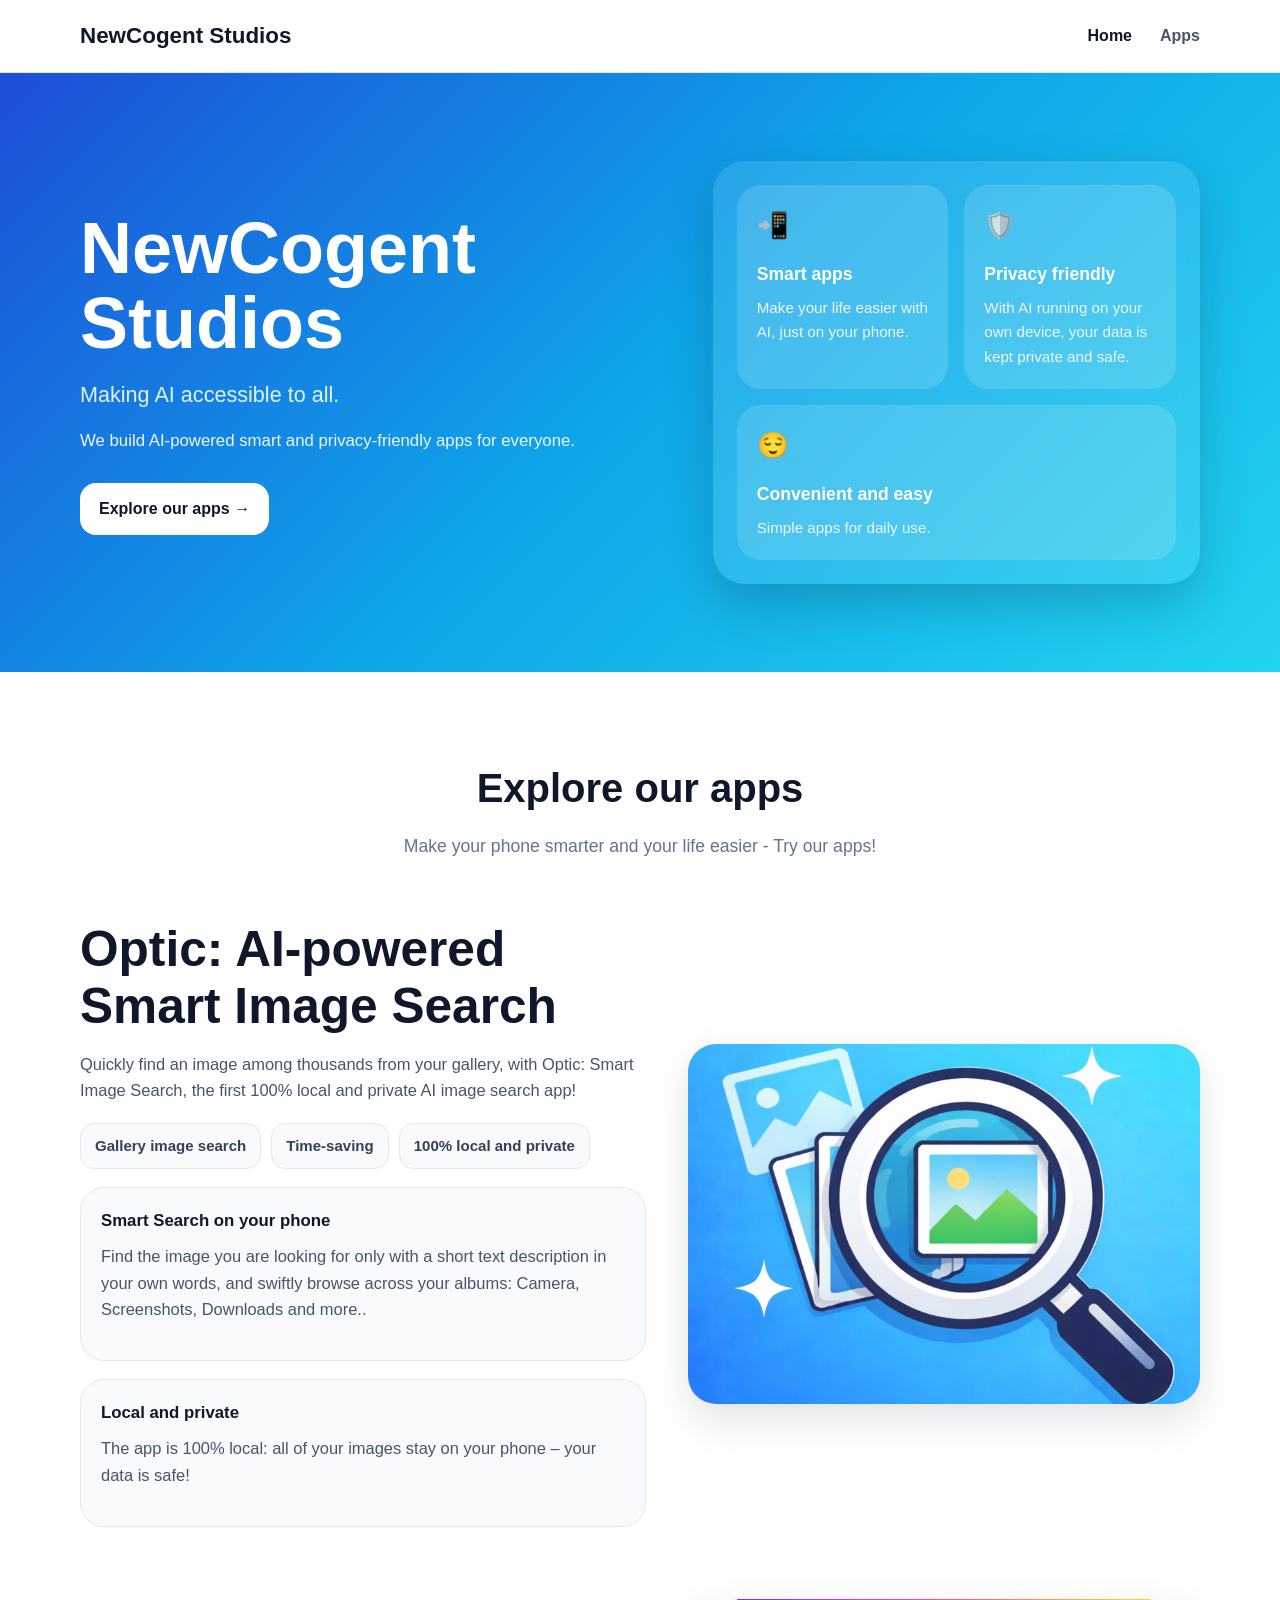
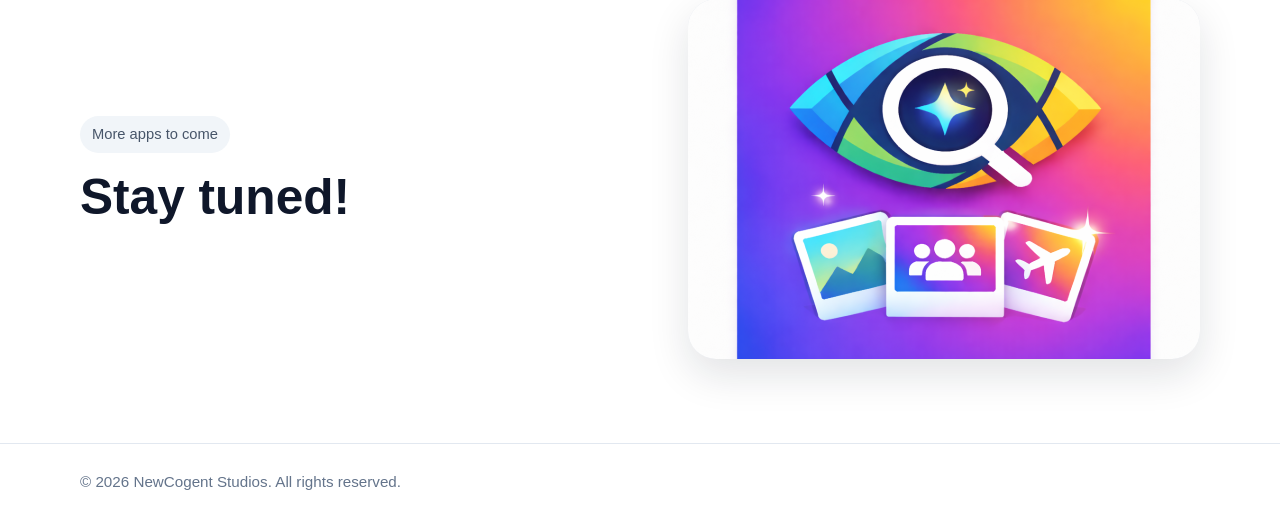
<file: index.html>
<!DOCTYPE html>
<html lang="en">

<head>
    <meta charset="UTF-8" />
    <meta name="viewport" content="width=device-width, initial-scale=1.0" />
    <title>NewCogent Studios</title>
    <link rel="stylesheet" href="style.css">
</head>

<body>
    <header class="site-header">
        <div class="container header-inner">
            <a href="index.html" class="brand">NewCogent Studios</a>

            <button class="nav-toggle" id="navToggle" aria-label="Open menu">☰</button>

            <nav class="site-nav" id="siteNav">
                <ul>
                    <li><a href="index.html" class="active">Home</a></li>
                    <li><a href="#apps-section">Apps</a></li>
                    <!-- <li><a href="#contact">Contact</a></li> -->
                </ul>
            </nav>
        </div>
    </header>

    <main>
        <section class="page active" id="page-home">
            <section class="hero">
                <div class="container hero-grid">
                    <div>
                        <!-- <div class="eyebrow">Trusted by growing teams</div> -->
                        <h1>NewCogent Studios</h1>
                        <p class="tagline">Making AI accessible to all.</p>
                        <p class="description">
                            We build AI-powered smart and privacy-friendly apps for everyone.
                        </p>

                        <div class="hero-actions">
                            <a href="#apps-section" class="button button-primary">Explore our apps →</a>
                            <!-- <a href="#contact" class="button button-outline">Contact us</a> -->
                        </div>
                    </div>

                    <div class="hero-card">
                        <div class="hero-card-grid">
                            <div class="mini-card">
                                <div class="mini-icon">📲</div>
                                <h3>Smart apps</h3>
                                <p>Make your life easier with AI, just on your phone.</p>
                            </div>

                            <div class="mini-card">
                                <div class="mini-icon">🛡️</div>
                                <h3>Privacy friendly</h3>
                                <p>With AI running on your own device, your data is kept private and safe.</p>
                            </div>

                            <div class="mini-card full">
                                <div class="mini-icon">😌</div>
                                <h3>Convenient and easy</h3>
                                <p>Simple apps for daily use.</p>
                            </div>
                        </div>
                    </div>
                </div>
            </section>


            <section class="section-block" id="apps-section">
                <div class="container">
                    <div class="section-header">
                        <h2 class="main-section-title">Explore our apps</h2>
                        <p class="main-section-subtitle">Make your phone smarter and your life easier - Try our apps!
                        </p>
                    </div>

                    <div class="content-row">
                        <div class="content-text">
                            <!-- <div class="section-label">Section 1</div> -->
                            <h2><a href="optic_app.html">Optic: AI-powered Smart Image Search</a></h2>
                            <p>
                                Quickly find an image among thousands from your gallery, with Optic: Smart Image Search,
                                the first 100% local and private AI image search app!
                            </p>
                            <div class="tag-list">
                                <div class="tag">Gallery image search</div>
                                <div class="tag">Time-saving</div>
                                <div class="tag">100% local and private</div>
                            </div>
                            <div class="subsection-box">
                                <h3>Smart Search on your phone</h3>
                                <p> Find the image you are looking for only with a short text description in your own
                                    words, and swiftly browse across your albums: Camera, Screenshots, Downloads and
                                    more..</p>
                            </div>
                            <div class="subsection-box">
                                <h3>Local and private</h3>
                                <p>The app is 100% local: all of your images stay on your phone – your data is safe!</p>
                            </div>
                        </div>

                        <div class="image-card">
                            <img src="static/optic_icon.png" alt="optic search app" />
                        </div>
                    </div>

                    <div class="content-row">
                        <div class="content-text">
                            <div class="section-label">More apps to come</div>
                            <h2>Stay tuned!</h2>
                            <!-- <p>
                We combine business understanding with technical expertise to deliver solutions that are practical, elegant, and scalable.
              </p>
              <div class="tag-list">
                <div class="tag">Fast execution</div>
                <div class="tag">Clean design</div>
                <div class="tag">Reliable delivery</div>
              </div>
              <div class="subsection-box">
                <h3>Sub-section example</h3>
                <p>Highlight your strengths, values, or what makes your company different from competitors.</p>
              </div> -->
                        </div>

                        <div class="image-card">
                            <img src="static/more_apps_icon.png" alt="more apps to come" />
                        </div>
                    </div>
                </div>
            </section>
        </section>

    </main>

    <footer class="site-footer">
        <div class="container footer-inner">
            <p>© 2026 NewCogent Studios. All rights reserved.</p>
            <!-- <div class="footer-links">
        <a href="#" data-page-link="home">Home</a>
        <a href="#" data-page-link="services">Services</a>
      </div> -->
        </div>
    </footer>
</body>

</html>
<!-- trigger -->
</file>
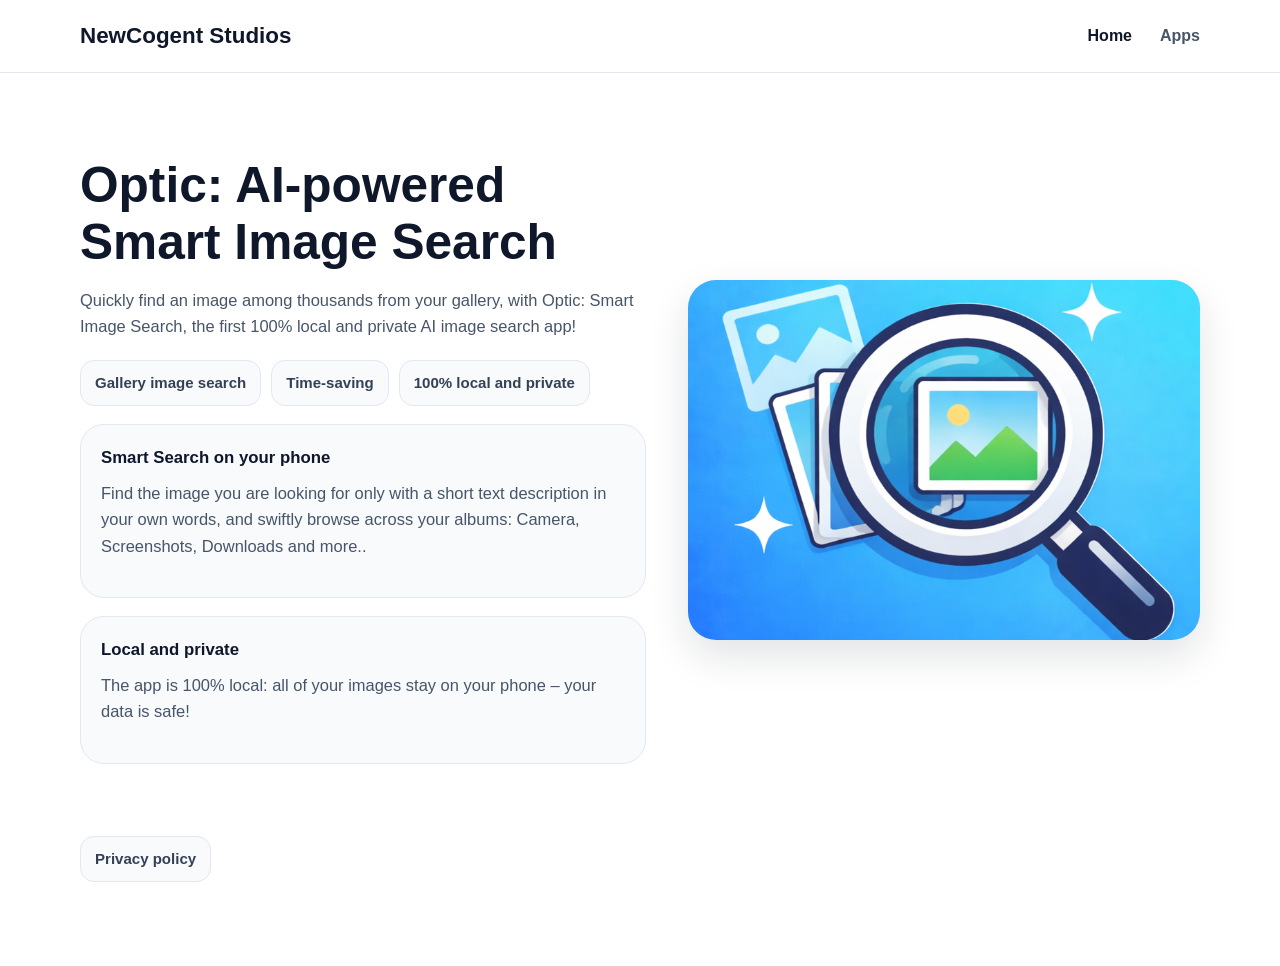
<file: optic_app.html>
<!DOCTYPE html>
<html lang="en">

<head>
    <meta charset="UTF-8" />
    <meta name="viewport" content="width=device-width, initial-scale=1.0" />
    <title>NewCogent Studios</title>
    <link rel="stylesheet" href="style.css">
</head>

<body>
    <header class="site-header">
        <div class="container header-inner">
            <a href="index.html" class="brand">NewCogent Studios</a>

            <button class="nav-toggle" id="navToggle" aria-label="Open menu">☰</button>

            <nav class="site-nav" id="siteNav">
                <ul>
                    <li><a href="index.html" class="active">Home</a></li>
                    <li><a href="index.html#apps-section">Apps</a></li>
                    <!-- <li><a href="#contact">Contact</a></li> -->
                </ul>
            </nav>
        </div>
    </header>

    <main>
        <section class="section-block" id="apps-section">
            <div class="container">
                <section class="page active" id="page-home">
                    <div class="content-row">
                        <div class="content-text">
                            <!-- <div class="section-label">Section 1</div> -->
                            <h2 href="optic_app.html">Optic: AI-powered Smart Image Search</h2>
                            <p>
                                Quickly find an image among thousands from your gallery, with Optic: Smart Image Search,
                                the first 100% local and private AI image search app!
                            </p>
                            <div class="tag-list">
                                <div class="tag">Gallery image search</div>
                                <div class="tag">Time-saving</div>
                                <div class="tag">100% local and private</div>
                            </div>
                            <div class="subsection-box">
                                <h3>Smart Search on your phone</h3>
                                <p> Find the image you are looking for only with a short text description in your own
                                    words, and swiftly browse across your albums: Camera, Screenshots, Downloads and
                                    more..</p>
                            </div>
                            <div class="subsection-box">
                                <h3>Local and private</h3>
                                <p>The app is 100% local: all of your images stay on your phone – your data is safe!</p>
                            </div>
                        </div>

                        <div class="image-card">
                            <img src="static/optic_icon.png" alt="optic search app" />
                        </div>
                    </div>
                    <div class="tag-list">
                        <div class="tag"><a href="optic_privacy_policy.html">Privacy policy</a></div>
                    </div>
            </div>
        </section>
        </section>
    </main>

</body>
</file>
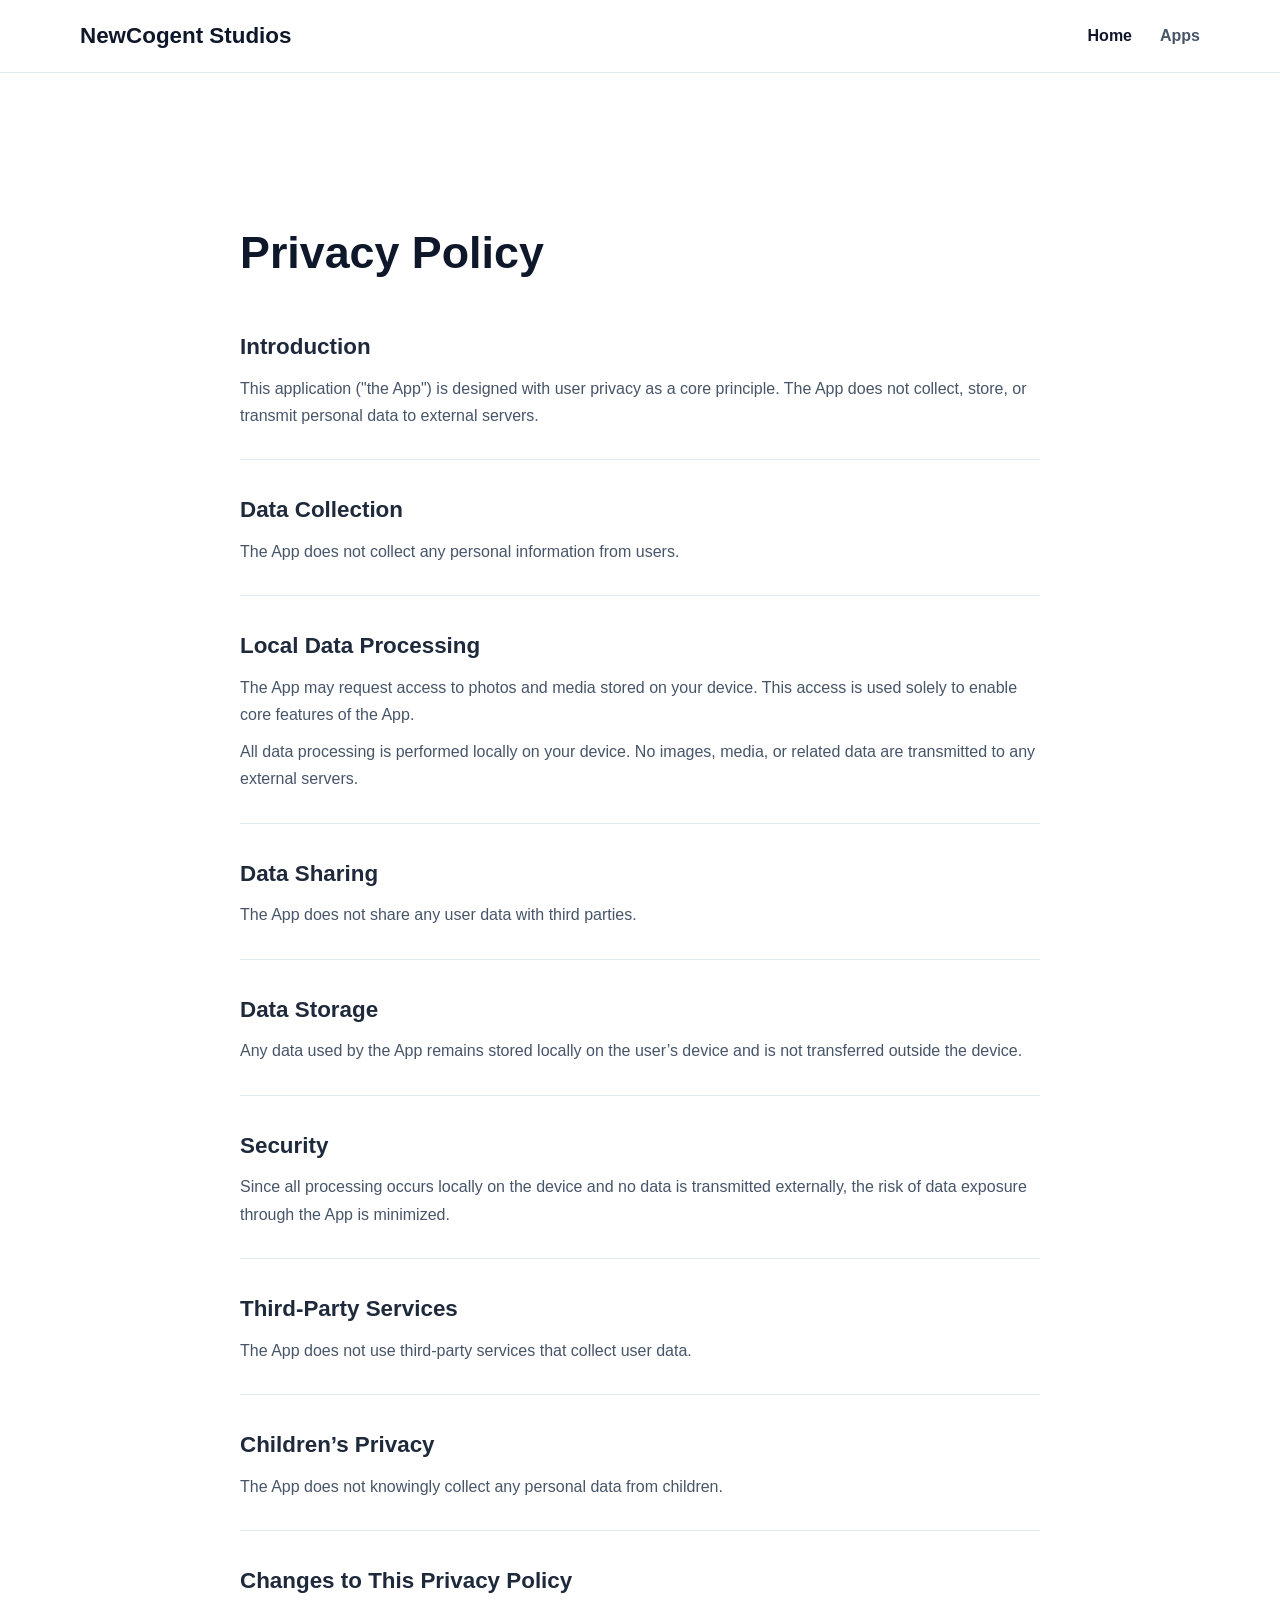
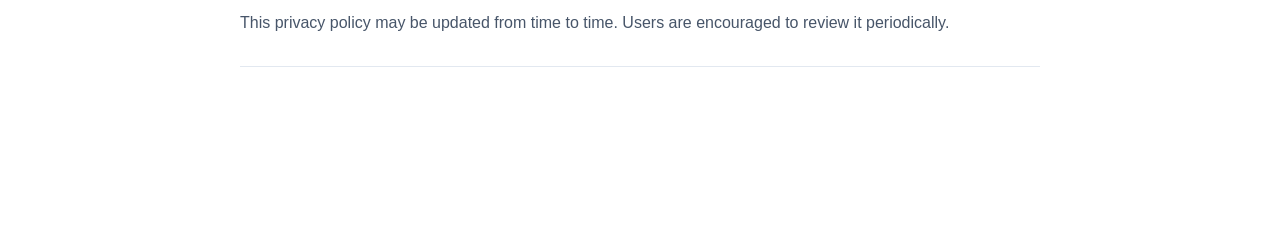
<file: optic_privacy_policy.html>
<!DOCTYPE html>
<html lang="en">

<head>
    <meta charset="UTF-8" />
    <meta name="viewport" content="width=device-width, initial-scale=1.0" />
    <title>NewCogent Studios</title>
    <link rel="stylesheet" href="style.css">
</head>

<body>
    <header class="site-header">
        <div class="container header-inner">
            <a href="index.html" class="brand">NewCogent Studios</a>

            <button class="nav-toggle" id="navToggle" aria-label="Open menu">☰</button>

            <nav class="site-nav" id="siteNav">
                <ul>
                    <li><a href="index.html" class="active">Home</a></li>
                    <li><a href="index.html#apps-section">Apps</a></li>
                </ul>
            </nav>
        </div>
    </header>

    <main>
        <section class="section-block" id="apps-section">
            <div class="container privacy-container">

            <h1 class="page-title">Privacy Policy</h1>

            <div class="privacy-section">
                <h2>Introduction</h2>
                <p>
                This application ("the App") is designed with user privacy as a core principle.
                The App does not collect, store, or transmit personal data to external servers.
                </p>
            </div>

            <div class="privacy-section">
                <h2>Data Collection</h2>
                <p>
                The App does not collect any personal information from users.
                </p>
            </div>

            <div class="privacy-section">
                <h2>Local Data Processing</h2>
                <p>
                The App may request access to photos and media stored on your device.
                This access is used solely to enable core features of the App.
                </p>
                <p>
                All data processing is performed locally on your device.
                No images, media, or related data are transmitted to any external servers.
                </p>
            </div>

            <div class="privacy-section">
                <h2>Data Sharing</h2>
                <p>
                The App does not share any user data with third parties.
                </p>
            </div>

            <div class="privacy-section">
                <h2>Data Storage</h2>
                <p>
                Any data used by the App remains stored locally on the user’s device and is not transferred outside the device.
                </p>
            </div>

            <div class="privacy-section">
                <h2>Security</h2>
                <p>
                Since all processing occurs locally on the device and no data is transmitted externally,
                the risk of data exposure through the App is minimized.
                </p>
            </div>

            <div class="privacy-section">
                <h2>Third-Party Services</h2>
                <p>
                The App does not use third-party services that collect user data.
                </p>
            </div>

            <div class="privacy-section">
                <h2>Children’s Privacy</h2>
                <p>
                The App does not knowingly collect any personal data from children.
                </p>
            </div>

            <div class="privacy-section">
                <h2>Changes to This Privacy Policy</h2>
                <p>
                This privacy policy may be updated from time to time.
                Users are encouraged to review it periodically.
                </p>
            </div>

            </div>
        </section>
    </main>
</body>
</file>
<file: style.css>
* {
    box-sizing: border-box;
    margin: 0;
    padding: 0;
}

.section-header {
  text-align: center;
  margin-bottom: 60px;
}

.main-section-title {
  font-size: 2.5rem;
  font-weight: 700;
  margin-bottom: 12px;
  color: #0f172a;
}

.main-section-subtitle {
  font-size: 1.1rem;
  color: #64748b;
}

html {
    scroll-behavior: smooth;
}

body {
    font-family: Arial, Helvetica, sans-serif;
    color: #0f172a;
    background: #f8fafc;
    line-height: 1.6;
}

a {
    text-decoration: none;
    color: inherit;
}

img {
    display: block;
    width: 100%;
    height: auto;
}

.container {
    width: min(1120px, calc(100% - 40px));
    margin: 0 auto;
}

.site-header {
    position: sticky;
    top: 0;
    z-index: 1000;
    background: rgba(255, 255, 255, 0.95);
    backdrop-filter: blur(10px);
    border-bottom: 1px solid #e2e8f0;
}

.header-inner {
    min-height: 72px;
    display: flex;
    align-items: center;
    justify-content: space-between;
    gap: 24px;
}

.brand {
    font-size: 1.4rem;
    font-weight: 700;
    color: #0f172a;
}

.nav-toggle {
    display: none;
    border: 1px solid #cbd5e1;
    background: white;
    padding: 8px 12px;
    border-radius: 10px;
    font-size: 1rem;
    cursor: pointer;
}

.site-nav ul {
    display: flex;
    list-style: none;
    gap: 28px;
    align-items: center;
}

.site-nav a {
    color: #475569;
    font-weight: 600;
    transition: color 0.2s ease;
}

.site-nav a:hover,
.site-nav a.active {
    color: #0f172a;
}

.nav-cta {
    display: inline-block;
    padding: 11px 18px;
    border-radius: 14px;
    background: #2563eb;
    color: white !important;
}

.hero {
    background: linear-gradient(135deg, #1d4ed8 0%, #0ea5e9 50%, #22d3ee 100%);
    color: white;
    padding: 88px 0;
}

.hero-grid {
    display: grid;
    grid-template-columns: 1.2fr 1fr;
    gap: 48px;
    align-items: center;
}

.eyebrow {
    display: inline-block;
    padding: 8px 14px;
    border-radius: 999px;
    background: rgba(255, 255, 255, 0.16);
    margin-bottom: 20px;
    font-size: 0.95rem;
}

.hero h1 {
    font-size: clamp(2.6rem, 6vw, 4.5rem);
    line-height: 1.05;
    margin-bottom: 16px;
}

.hero .tagline {
    font-size: 1.35rem;
    color: #e0f2fe;
    margin-bottom: 16px;
}

.hero .description {
    max-width: 640px;
    color: #eff6ff;
    font-size: 1.05rem;
    margin-bottom: 28px;
}

.hero-actions {
    display: flex;
    flex-wrap: wrap;
    gap: 12px;
}

.button {
    display: inline-block;
    padding: 12px 18px;
    border-radius: 16px;
    font-weight: 700;
    transition: transform 0.2s ease, opacity 0.2s ease, background 0.2s ease;
    border: 1px solid transparent;
}

.button:hover {
    transform: translateY(-1px);
    opacity: 0.95;
}

.button-primary {
    background: white;
    color: #0f172a;
}

.button-outline {
    background: transparent;
    color: white;
    border-color: rgba(255, 255, 255, 0.55);
}

.hero-card {
    background: rgba(255, 255, 255, 0.1);
    border-radius: 32px;
    padding: 24px;
    box-shadow: 0 20px 50px rgba(0, 0, 0, 0.18);
    backdrop-filter: blur(12px);
}

.hero-card-grid {
    display: grid;
    grid-template-columns: 1fr 1fr;
    gap: 16px;
}

.mini-card {
    background: rgba(255, 255, 255, 0.14);
    border-radius: 24px;
    padding: 20px;
    min-height: 150px;
}

.mini-card.full {
    grid-column: 1 / -1;
    min-height: auto;
}

.mini-icon {
    font-size: 1.6rem;
    margin-bottom: 14px;
}

.mini-card h3 {
    font-size: 1.1rem;
    margin-bottom: 8px;
}

.mini-card p {
    color: #eff6ff;
    font-size: 0.95rem;
}

.section-block {
    background: white;
    padding: 84px 0;
}

.content-row {
    display: grid;
    grid-template-columns: 1.05fr 0.95fr;
    gap: 42px;
    align-items: center;
    margin-bottom: 72px;
}

.content-row:last-child {
    margin-bottom: 0;
}

.section-label {
    display: inline-block;
    background: #f1f5f9;
    color: #475569;
    border-radius: 999px;
    padding: 7px 12px;
    margin-bottom: 16px;
    font-size: 0.92rem;
}

.content-text h2,
.page-hero h1 {
    font-size: clamp(2rem, 4vw, 3.1rem);
    line-height: 1.15;
    margin-bottom: 16px;
}

.content-text p,
.page-hero p {
    color: #475569;
    font-size: 1.03rem;
    margin-bottom: 18px;
}

.subsection-box {
    background: #f8fafc;
    border: 1px solid #e2e8f0;
    border-radius: 24px;
    padding: 20px;
    margin-top: 18px;
}

.subsection-box h3 {
    margin-bottom: 8px;
    font-size: 1.05rem;
}

.tag-list {
    display: flex;
    flex-wrap: wrap;
    gap: 10px;
    margin-top: 20px;
}

.tag {
    padding: 10px 14px;
    border-radius: 14px;
    background: #f8fafc;
    border: 1px solid #e2e8f0;
    color: #334155;
    font-weight: 600;
    font-size: 0.94rem;
}

.image-card {
    overflow: hidden;
    border-radius: 28px;
    box-shadow: 0 16px 40px rgba(15, 23, 42, 0.12);
    background: #e2e8f0;
}

.image-card img {
    height: 360px;
    object-fit: cover;
}

.page {
    display: none;
}

.page.active {
    display: block;
}

.page-hero {
    background: white;
    padding: 72px 0 24px;
}

.page-sections {
    background: white;
    padding: 0 0 84px;
}

.content-text h2 a:hover {
  text-decoration: underline;
}

.site-footer {
    background: white;
    border-top: 1px solid #e2e8f0;
    padding: 26px 0;
}

.footer-inner {
    display: flex;
    justify-content: space-between;
    gap: 18px;
    flex-wrap: wrap;
    color: #64748b;
    font-size: 0.95rem;
}

.footer-links {
    display: flex;
    gap: 18px;
    flex-wrap: wrap;
}

@media (max-width: 900px) {
    .hero-grid,
    .content-row {
    grid-template-columns: 1fr;
    }

    .hero {
    padding: 72px 0;
    }

    .image-card img {
    height: 300px;
    }
}

@media (max-width: 760px) {
    .nav-toggle {
    display: inline-block;
    }

    .site-nav {
    position: absolute;
    left: 0;
    right: 0;
    top: 72px;
    background: white;
    border-bottom: 1px solid #e2e8f0;
    display: none;
    }

    .site-nav.open {
    display: block;
    }

    .site-nav ul {
    width: min(1120px, calc(100% - 40px));
    margin: 0 auto;
    flex-direction: column;
    align-items: flex-start;
    gap: 18px;
    padding: 20px 0;
    }

    .hero-card-grid {
    grid-template-columns: 1fr;
    }

    .mini-card.full {
    grid-column: auto;
    }
}


/* Privacy page */

.privacy-container {
  max-width: 800px;
  padding: 60px 0;
}

.page-title {
  font-size: 2.8rem;
  margin-bottom: 40px;
  font-weight: 700;
  color: #0f172a;
}

.privacy-section {
  margin-bottom: 32px;
  padding-bottom: 20px;
  border-bottom: 1px solid #e2e8f0;
}

.privacy-section h2 {
  font-size: 1.4rem;
  margin-bottom: 10px;
  color: #1e293b;
}

.privacy-section p {
  color: #475569;
  line-height: 1.7;
  margin-bottom: 10px;
}
</file>
